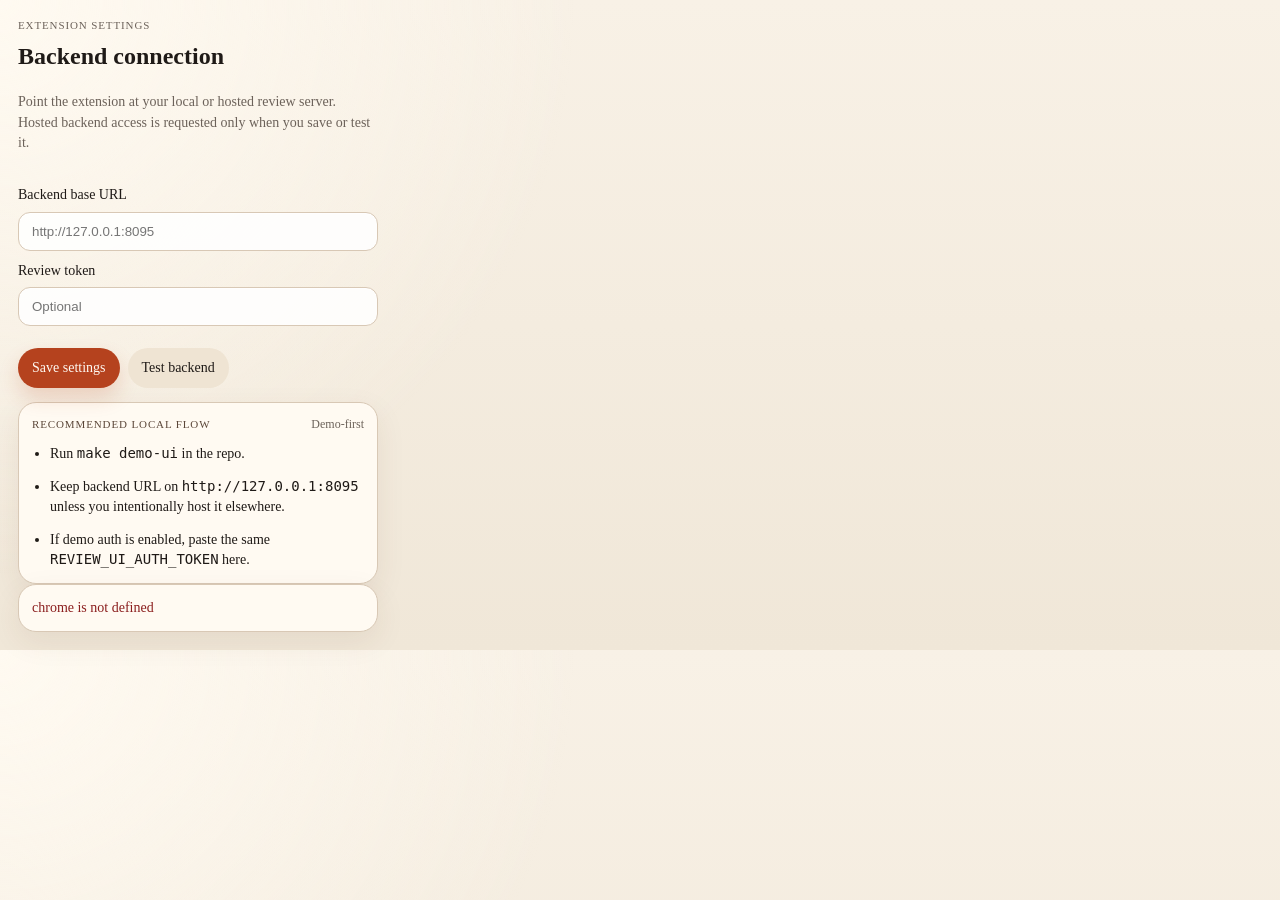
<file: extension/options.html>
<!doctype html>
<html lang="en">
  <head>
    <meta charset="utf-8">
    <meta name="viewport" content="width=device-width, initial-scale=1">
    <title>Lead Recovery Copilot Settings</title>
    <link rel="stylesheet" href="popup.css">
  </head>
  <body>
    <main class="app">
      <section class="hero">
        <div class="eyebrow">Extension settings</div>
        <h1>Backend connection</h1>
        <p class="muted">Point the extension at your local or hosted review server. Hosted backend access is requested only when you save or test it.</p>
      </section>
      <section class="controls">
        <label class="field">
          <span>Backend base URL</span>
          <input id="backendBaseUrl" type="url" placeholder="http://127.0.0.1:8095">
        </label>
        <label class="field">
          <span>Review token</span>
          <input id="reviewToken" type="password" placeholder="Optional">
        </label>
        <div class="button-row">
          <button id="saveButton" class="primary">Save settings</button>
          <button id="testButton" class="secondary">Test backend</button>
        </div>
      </section>
      <section class="list-block compact-block">
        <div class="block-head">
          <div class="label label-strong">Recommended local flow</div>
          <div class="block-meta">Demo-first</div>
        </div>
        <ul class="list">
          <li>Run <code>make demo-ui</code> in the repo.</li>
          <li>Keep backend URL on <code>http://127.0.0.1:8095</code> unless you intentionally host it elsewhere.</li>
          <li>If demo auth is enabled, paste the same <code>REVIEW_UI_AUTH_TOKEN</code> here.</li>
        </ul>
      </section>
      <section id="statusBox" class="status muted">Ready to save or test.</section>
    </main>
    <script src="options.js"></script>
  </body>
</html>
</file>
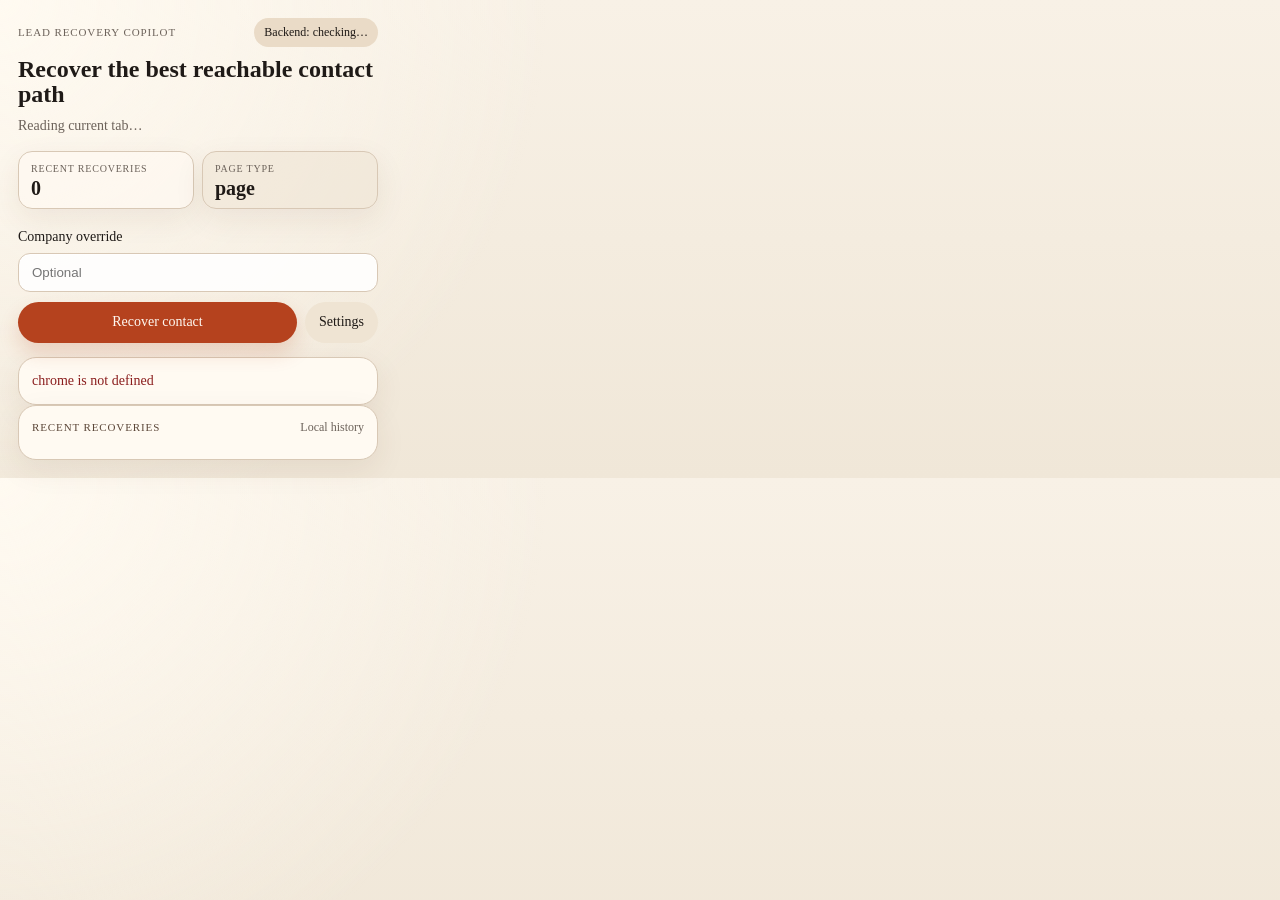
<file: extension/popup.html>
<!doctype html>
<html lang="en">
  <head>
    <meta charset="utf-8">
    <meta name="viewport" content="width=device-width, initial-scale=1">
    <title>Lead Recovery Copilot</title>
    <link rel="stylesheet" href="popup.css">
  </head>
  <body>
    <main class="app">
      <section class="hero">
        <div class="eyebrow-row">
          <div class="eyebrow">Lead Recovery Copilot</div>
          <div id="backendStatus" class="pill">Backend: checking…</div>
        </div>
        <h1>Recover the best reachable contact path</h1>
        <p id="contextLine" class="muted hero-copy">Reading current tab…</p>
      </section>

      <section class="hero-metrics">
        <div id="usageHint" class="metric-tile">
          <span class="metric-label">Recent recoveries</span>
          <span id="usageCount" class="metric-value">0</span>
        </div>
        <div id="pageTypeTile" class="metric-tile subtle">
          <span class="metric-label">Page type</span>
          <span id="pageTypeValue" class="metric-value">page</span>
        </div>
      </section>

      <section class="controls">
        <label class="field">
          <span>Company override</span>
          <input id="companyInput" type="text" placeholder="Optional">
        </label>
        <label id="demoControls" class="field hidden">
          <span>Demo-safe result</span>
          <select id="demoScenario">
            <option value="ready">Ready · DeepL</option>
            <option value="review_required">Review required · Mistral AI</option>
            <option value="blocked">Blocked · Unknown Co</option>
          </select>
        </label>
        <div class="button-row controls-row">
          <button id="recoverButton" class="primary strong">Recover contact</button>
          <button id="optionsButton" class="secondary">Settings</button>
        </div>
      </section>

      <section id="statusBox" class="status muted">Ready to recover.</section>

      <section id="resultBox" class="result hidden">
        <div class="result-head">
          <div class="result-title">
            <h2 id="companyName">—</h2>
            <p id="resultSubline" class="meta">No contact path recovered yet.</p>
          </div>
          <span id="reviewBadge" class="badge">—</span>
        </div>
        <p id="summaryText" class="summary"></p>

        <div class="grid review-grid">
          <div class="card">
            <div class="label label-strong">Next step</div>
            <div id="nextStepValue" class="value">—</div>
            <div id="reviewReasonMeta" class="meta"></div>
          </div>
          <div class="card">
            <div class="label label-strong">Detected context</div>
            <div id="contextDomainValue" class="value">—</div>
            <div id="contextMeta" class="meta"></div>
          </div>
        </div>

        <div class="signal-strip">
          <div class="signal-chip">
            <span class="signal-label">Entity</span>
            <span id="entityConfidenceValue" class="signal-value">n/a</span>
          </div>
          <div class="signal-chip">
            <span class="signal-label">Contact</span>
            <span id="contactConfidenceValue" class="signal-value">n/a</span>
          </div>
          <div class="signal-chip">
            <span class="signal-label">Official site</span>
            <span id="siteConfidenceValue" class="signal-value">n/a</span>
          </div>
        </div>

        <div class="grid">
          <div class="card accent-card">
            <div class="label label-strong">Best contact path</div>
            <div id="bestContactValue" class="value">—</div>
            <div id="bestContactMeta" class="meta"></div>
            <div class="button-row">
              <button id="copyBestButton" class="ghost">Copy</button>
              <button id="openBestButton" class="ghost">Open</button>
            </div>
          </div>
          <div class="card">
            <div class="label label-strong">Best verified email</div>
            <div id="bestEmailValue" class="value">—</div>
            <div id="bestEmailMeta" class="meta"></div>
            <div class="button-row">
              <button id="copyBestEmailButton" class="ghost">Copy email</button>
            </div>
          </div>
        </div>

        <div class="grid">
          <div class="card">
            <div class="label label-strong">Primary site</div>
            <div id="domainValue" class="value">—</div>
            <div id="confidenceMeta" class="meta"></div>
            <div class="button-row">
              <button id="openSiteButton" class="ghost">Open site</button>
              <button id="copySummaryButton" class="ghost">Copy summary</button>
            </div>
          </div>
        </div>

        <div class="list-block">
          <div class="block-head">
            <div class="label label-strong">Verified contacts</div>
            <div id="verifiedCount" class="block-meta">0</div>
          </div>
          <ul id="verifiedList" class="list"></ul>
        </div>

        <div class="list-block">
          <div class="block-head">
            <div class="label label-strong">Unverified candidates</div>
            <div class="block-actions">
              <div id="contactsCount" class="block-meta">0</div>
              <button id="toggleCandidatesButton" class="ghost compact">Show candidates</button>
            </div>
          </div>
          <ul id="contactsList" class="list hidden"></ul>
        </div>

        <div class="list-block">
          <div class="block-head">
            <div class="label label-strong">Rejected noise</div>
            <div id="rejectedCount" class="block-meta">0</div>
          </div>
          <ul id="rejectedList" class="list"></ul>
        </div>

        <div class="list-block">
          <div class="block-head">
            <div class="label label-strong">Warnings</div>
            <div id="warningsCount" class="block-meta">0</div>
          </div>
          <ul id="warningsList" class="list"></ul>
        </div>

        <div id="draftBlock" class="list-block hidden">
          <div class="block-head">
            <div class="label label-strong">Draft opener</div>
            <div class="block-meta">Outreach-ready</div>
          </div>
          <div class="draft-stack">
            <div>
              <div class="label">Subject</div>
              <div id="draftSubjectValue" class="draft-copy">—</div>
            </div>
            <div>
              <div class="label">Body</div>
              <div id="draftBodyValue" class="draft-copy multiline">—</div>
            </div>
          </div>
          <div class="button-row">
            <button id="copyDraftSubjectButton" class="ghost">Copy subject</button>
            <button id="copyDraftBodyButton" class="ghost">Copy body</button>
          </div>
        </div>

      </section>

      <section class="list-block">
        <div class="block-head">
          <div class="label label-strong">Recent recoveries</div>
          <div class="block-meta">Local history</div>
        </div>
        <ul id="recentList" class="list"></ul>
      </section>
    </main>
    <script src="popup.js"></script>
  </body>
  </html>
</file>
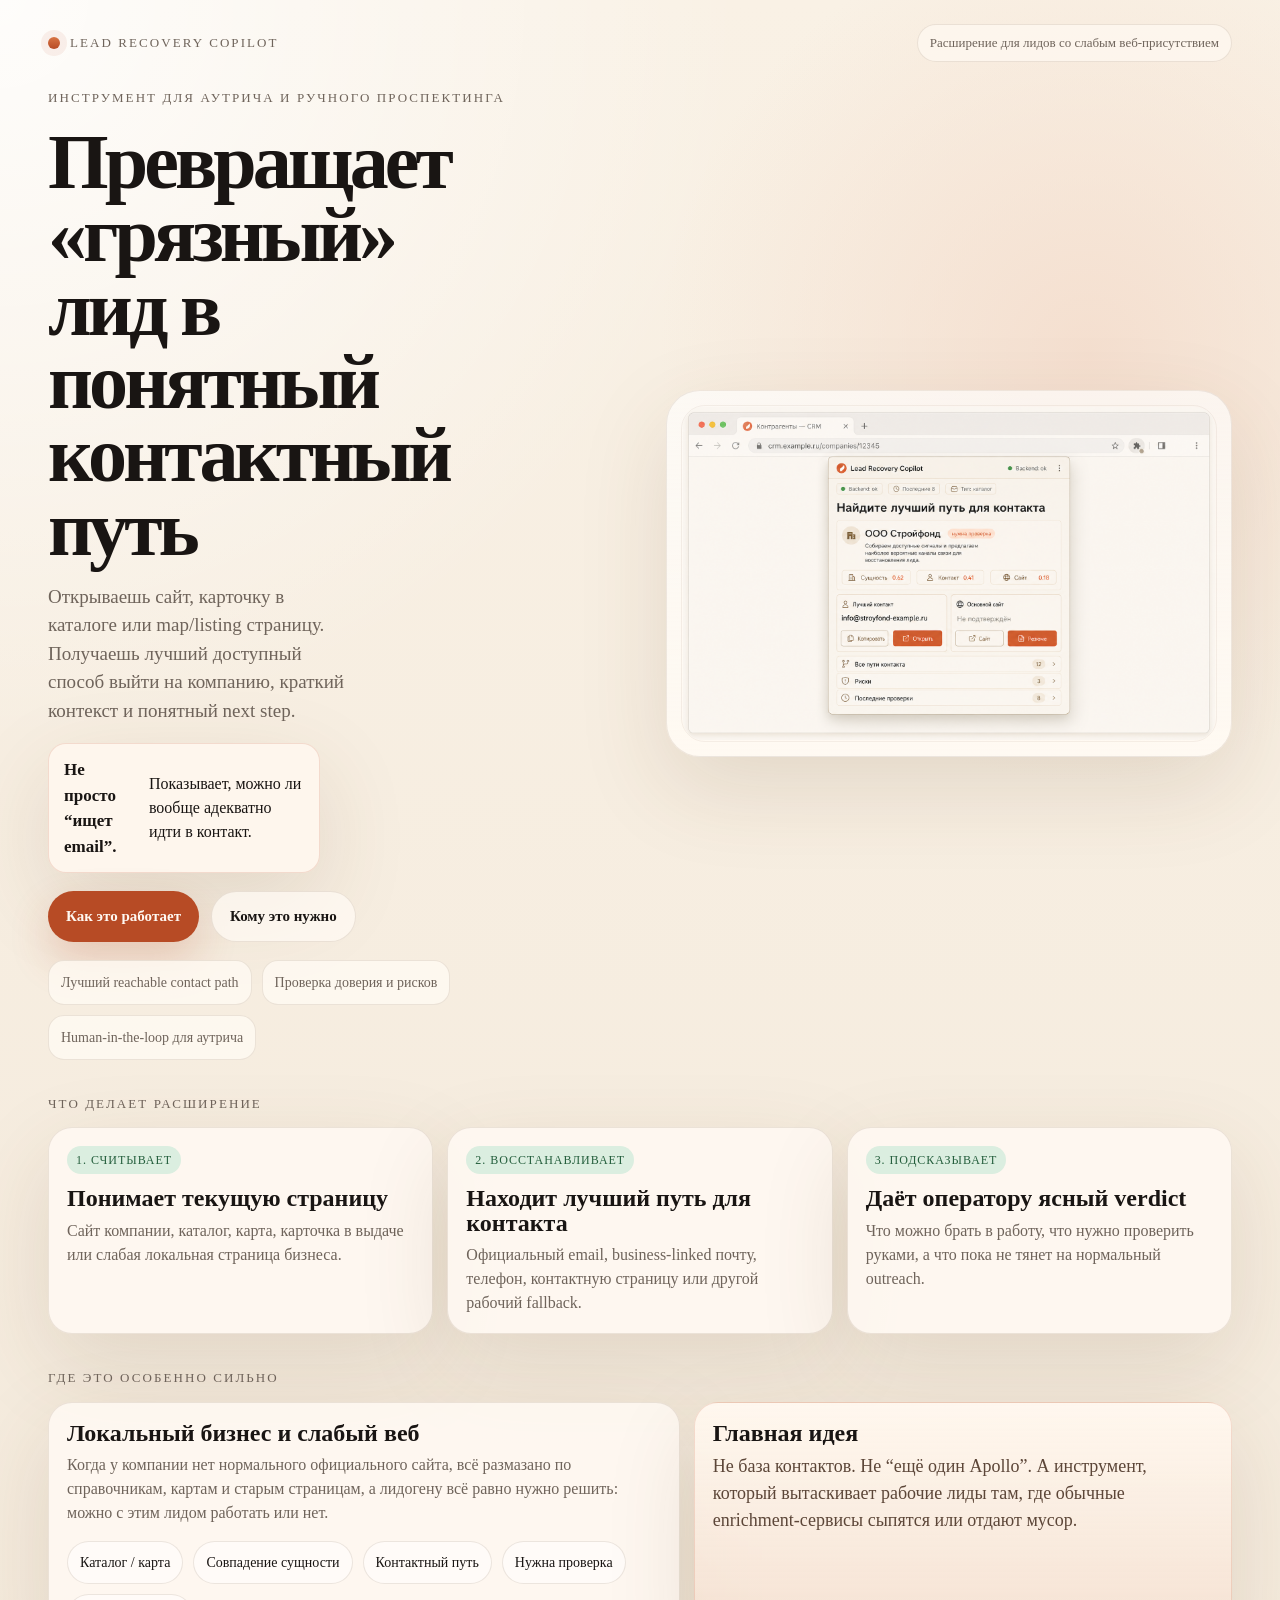
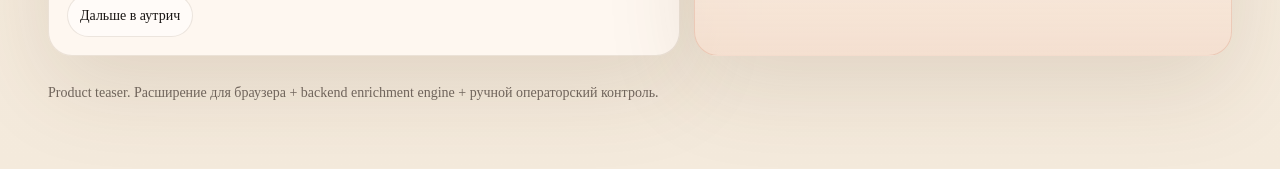
<file: ui/teaser.html>
<!doctype html>
<html lang="ru">
  <head>
    <meta charset="utf-8">
    <meta name="viewport" content="width=device-width, initial-scale=1">
    <title>Lead Recovery Copilot</title>
    <style>
      :root {
        --bg: #f4eadc;
        --panel: rgba(255, 250, 243, 0.84);
        --panel-strong: rgba(255, 248, 239, 0.96);
        --ink: #191513;
        --muted: #6f645b;
        --line: rgba(122, 91, 66, 0.14);
        --accent: #b74b25;
        --accent-dark: #8f3719;
        --accent-soft: #f4ddcd;
        --ok: #255f3d;
        --warn: #996014;
        --shadow: 0 30px 90px rgba(89, 58, 34, 0.13);
      }

      * {
        box-sizing: border-box;
      }

      body {
        margin: 0;
        font: 16px/1.5 Georgia, "Times New Roman", serif;
        color: var(--ink);
        background:
          radial-gradient(circle at top left, rgba(255,255,255,0.85) 0%, transparent 34%),
          radial-gradient(circle at 85% 20%, rgba(244,221,205,0.9) 0%, transparent 24%),
          linear-gradient(180deg, #f9f1e5 0%, var(--bg) 100%);
      }

      .shell {
        max-width: 1220px;
        margin: 0 auto;
        padding: 24px 18px 52px;
      }

      .nav {
        display: flex;
        align-items: center;
        justify-content: space-between;
        gap: 16px;
        margin-bottom: 26px;
      }

      .brand {
        display: inline-flex;
        align-items: center;
        gap: 10px;
        font-size: 13px;
        text-transform: uppercase;
        letter-spacing: 0.16em;
        color: var(--muted);
      }

      .brand-mark {
        width: 12px;
        height: 12px;
        border-radius: 999px;
        background: linear-gradient(180deg, #d87444 0%, var(--accent) 100%);
        box-shadow: 0 0 0 7px rgba(183, 75, 37, 0.08);
      }

      .nav-chip {
        border: 1px solid var(--line);
        background: rgba(255, 250, 243, 0.7);
        border-radius: 999px;
        padding: 8px 12px;
        color: var(--muted);
        font-size: 13px;
      }

      .hero {
        display: grid;
        grid-template-columns: minmax(0, 1.02fr) minmax(320px, 0.98fr);
        gap: 28px;
        align-items: center;
      }

      .copy {
        display: grid;
        gap: 18px;
      }

      .eyebrow {
        font-size: 13px;
        text-transform: uppercase;
        letter-spacing: 0.16em;
        color: var(--muted);
      }

      h1 {
        margin: 0;
        font-size: clamp(42px, 7vw, 78px);
        line-height: 0.94;
        letter-spacing: -0.05em;
        max-width: 10ch;
      }

      .sub {
        margin: 0;
        max-width: 32ch;
        color: var(--muted);
        font-size: 19px;
      }

      .punch {
        display: inline-flex;
        align-items: center;
        gap: 10px;
        border: 1px solid rgba(183, 75, 37, 0.16);
        background: rgba(255, 248, 239, 0.82);
        border-radius: 18px;
        padding: 13px 15px;
        box-shadow: var(--shadow);
        max-width: 34ch;
      }

      .punch strong {
        font-size: 17px;
      }

      .cta-row {
        display: flex;
        gap: 12px;
        flex-wrap: wrap;
      }

      .button {
        display: inline-flex;
        align-items: center;
        justify-content: center;
        border-radius: 999px;
        padding: 13px 18px;
        text-decoration: none;
        font-weight: 700;
        font-size: 15px;
      }

      .button.primary {
        background: var(--accent);
        color: #fff8f2;
        box-shadow: 0 18px 40px rgba(183, 75, 37, 0.22);
      }

      .button.secondary {
        border: 1px solid var(--line);
        background: rgba(255, 250, 243, 0.76);
        color: var(--ink);
      }

      .proof-row {
        display: flex;
        gap: 10px;
        flex-wrap: wrap;
      }

      .proof {
        border: 1px solid var(--line);
        background: rgba(255, 250, 243, 0.8);
        border-radius: 16px;
        padding: 11px 12px;
        color: var(--muted);
        font-size: 14px;
      }

      .device {
        position: relative;
        padding: 16px;
        border-radius: 34px;
        background: linear-gradient(180deg, rgba(255,255,255,0.62) 0%, rgba(255,250,243,0.92) 100%);
        border: 1px solid rgba(123, 89, 65, 0.12);
        box-shadow: var(--shadow);
        overflow: hidden;
      }

      .device::before {
        content: "";
        position: absolute;
        inset: 14px;
        border-radius: 24px;
        border: 1px solid rgba(123, 89, 65, 0.08);
        pointer-events: none;
      }

      .device img {
        display: block;
        width: 100%;
        height: auto;
        border-radius: 20px;
        position: relative;
        z-index: 1;
      }

      .section {
        margin-top: 34px;
        display: grid;
        gap: 14px;
      }

      .section-title {
        font-size: 13px;
        text-transform: uppercase;
        letter-spacing: 0.16em;
        color: var(--muted);
      }

      .grid {
        display: grid;
        grid-template-columns: repeat(3, minmax(0, 1fr));
        gap: 14px;
      }

      .card {
        border: 1px solid var(--line);
        background: var(--panel);
        border-radius: 24px;
        padding: 18px;
        box-shadow: var(--shadow);
      }

      .card h3,
      .usecase h3 {
        margin: 0 0 8px;
        font-size: 24px;
        line-height: 1.02;
      }

      .card p,
      .usecase p {
        margin: 0;
        color: var(--muted);
      }

      .pill {
        display: inline-flex;
        margin-bottom: 12px;
        border-radius: 999px;
        padding: 5px 9px;
        background: #dbeee0;
        color: var(--ok);
        font-size: 12px;
        text-transform: uppercase;
        letter-spacing: 0.08em;
      }

      .usecase {
        display: grid;
        grid-template-columns: 1.08fr 0.92fr;
        gap: 14px;
      }

      .journey {
        display: flex;
        flex-wrap: wrap;
        gap: 10px;
        margin-top: 16px;
      }

      .step {
        border: 1px solid var(--line);
        background: rgba(255,255,255,0.5);
        border-radius: 999px;
        padding: 10px 12px;
        font-size: 14px;
      }

      .quote {
        border: 1px solid rgba(183, 75, 37, 0.16);
        background: linear-gradient(180deg, rgba(255,248,239,0.96) 0%, rgba(244,221,205,0.8) 100%);
      }

      .quote p {
        color: #5c4638;
        font-size: 18px;
      }

      .footer-note {
        margin-top: 26px;
        color: var(--muted);
        font-size: 14px;
      }

      @media (max-width: 940px) {
        .hero,
        .grid,
        .usecase {
          grid-template-columns: 1fr;
        }

        h1 {
          max-width: 11ch;
        }
      }

      @media (max-width: 560px) {
        .shell {
          padding: 18px 14px 36px;
        }

        .nav {
          align-items: flex-start;
          flex-direction: column;
          margin-bottom: 18px;
        }

        h1 {
          font-size: 42px;
          max-width: none;
        }

        .sub {
          font-size: 17px;
        }

        .card,
        .device {
          border-radius: 22px;
        }
      }
    </style>
  </head>
  <body>
    <main class="shell">
      <section class="nav">
        <div class="brand">
          <span class="brand-mark"></span>
          <span>Lead Recovery Copilot</span>
        </div>
        <div class="nav-chip">Расширение для лидов со слабым веб-присутствием</div>
      </section>

      <section class="hero">
        <div class="copy">
          <div class="eyebrow">Инструмент для аутрича и ручного проспектинга</div>
          <h1>Превращает «грязный» лид в понятный контактный путь</h1>
          <p class="sub">
            Открываешь сайт, карточку в каталоге или map/listing страницу. Получаешь лучший доступный способ выйти на компанию, краткий контекст и понятный next step.
          </p>
          <div class="punch">
            <strong>Не просто “ищет email”.</strong>
            <span>Показывает, можно ли вообще адекватно идти в контакт.</span>
          </div>
          <div class="cta-row">
            <a class="button primary" href="#demo">Как это работает</a>
            <a class="button secondary" href="#audience">Кому это нужно</a>
          </div>
          <div class="proof-row">
            <div class="proof">Лучший reachable contact path</div>
            <div class="proof">Проверка доверия и рисков</div>
            <div class="proof">Human-in-the-loop для аутрича</div>
          </div>
        </div>

        <div class="device">
          <img src="/assets/lead-recovery-copilot-popup-mockup.png" alt="Mockup расширения Lead Recovery Copilot">
        </div>
      </section>

      <section id="demo" class="section">
        <div class="section-title">Что делает расширение</div>
        <div class="grid">
          <article class="card">
            <div class="pill">1. Считывает</div>
            <h3>Понимает текущую страницу</h3>
            <p>Сайт компании, каталог, карта, карточка в выдаче или слабая локальная страница бизнеса.</p>
          </article>
          <article class="card">
            <div class="pill">2. Восстанавливает</div>
            <h3>Находит лучший путь для контакта</h3>
            <p>Официальный email, business-linked почту, телефон, контактную страницу или другой рабочий fallback.</p>
          </article>
          <article class="card">
            <div class="pill">3. Подсказывает</div>
            <h3>Даёт оператору ясный verdict</h3>
            <p>Что можно брать в работу, что нужно проверить руками, а что пока не тянет на нормальный outreach.</p>
          </article>
        </div>
      </section>

      <section id="audience" class="section">
        <div class="section-title">Где это особенно сильно</div>
        <div class="usecase">
          <article class="card">
            <h3>Локальный бизнес и слабый веб</h3>
            <p>
              Когда у компании нет нормального официального сайта, всё размазано по справочникам, картам и старым страницам, а лидогену всё равно нужно решить: можно с этим лидом работать или нет.
            </p>
            <div class="journey">
              <div class="step">Каталог / карта</div>
              <div class="step">Совпадение сущности</div>
              <div class="step">Контактный путь</div>
              <div class="step">Нужна проверка</div>
              <div class="step">Дальше в аутрич</div>
            </div>
          </article>
          <article class="card quote">
            <h3>Главная идея</h3>
            <p>
              Не база контактов. Не “ещё один Apollo”. А инструмент, который вытаскивает рабочие лиды там, где обычные enrichment-сервисы сыпятся или отдают мусор.
            </p>
          </article>
        </div>
      </section>

      <p class="footer-note">
        Product teaser. Расширение для браузера + backend enrichment engine + ручной операторский контроль.
      </p>
    </main>
  </body>
  </html>
</file>
<file: extension/popup.css>
:root {
  --bg: #f0e7d8;
  --panel: #fffaf2;
  --ink: #1f1a17;
  --muted: #6c625a;
  --line: #d8c8b5;
  --accent: #b5421e;
  --accent-dark: #8d3418;
  --accent-soft: #f6dfcf;
  --ok: #1d6b40;
  --warn: #9c5b00;
  --block: #8b1e1e;
  --shadow: 0 10px 30px rgba(92, 57, 27, 0.08);
}

* {
  box-sizing: border-box;
}

body {
  margin: 0;
  font: 14px/1.45 Georgia, "Times New Roman", serif;
  background:
    radial-gradient(circle at top left, #fffaf1, transparent 40%),
    linear-gradient(180deg, #f8f1e6 0%, var(--bg) 100%);
  color: var(--ink);
}

.app {
  width: 396px;
  padding: 18px;
}

.hero h1,
.result-head h2 {
  margin: 0;
  font-size: 24px;
  line-height: 1.02;
}

.hero {
  display: grid;
  gap: 10px;
}

.hero-copy {
  margin: 0;
  max-width: 32ch;
}

.eyebrow-row {
  display: flex;
  justify-content: space-between;
  align-items: center;
  gap: 10px;
}

.eyebrow,
.label {
  text-transform: uppercase;
  letter-spacing: 0.08em;
  font-size: 11px;
  color: var(--muted);
}

.muted,
.meta {
  color: var(--muted);
}

.controls {
  display: grid;
  gap: 10px;
  margin: 18px 0 14px;
}

.hero-metrics {
  display: grid;
  grid-template-columns: 1fr 1fr;
  gap: 8px;
  margin-top: 14px;
}

.pill {
  border-radius: 999px;
  padding: 6px 10px;
  background: #eadbc7;
  font-size: 12px;
  white-space: nowrap;
}

.pill.subtle {
  background: #efe4d3;
  color: var(--muted);
}

.pill.ok {
  background: #d9efde;
  color: var(--ok);
}

.pill.error {
  background: #f2d6d6;
  color: var(--block);
}

.metric-tile {
  display: grid;
  gap: 2px;
  border: 1px solid var(--line);
  background: rgba(255, 250, 242, 0.7);
  border-radius: 14px;
  padding: 10px 12px;
  box-shadow: var(--shadow);
}

.metric-tile.subtle {
  background: rgba(239, 228, 211, 0.55);
}

.metric-label {
  text-transform: uppercase;
  letter-spacing: 0.08em;
  font-size: 10px;
  color: var(--muted);
}

.metric-value {
  font-size: 20px;
  font-weight: 700;
  line-height: 1;
}

.field {
  display: grid;
  gap: 6px;
}

input {
  width: 100%;
  border: 1px solid var(--line);
  background: rgba(255, 255, 255, 0.88);
  border-radius: 12px;
  padding: 11px 13px;
  color: var(--ink);
  box-shadow: inset 0 1px 0 rgba(255, 255, 255, 0.8);
}

select {
  width: 100%;
  border: 1px solid var(--line);
  border-radius: 12px;
  padding: 10px 12px;
  background: #fffdf8;
  color: var(--ink);
  font: inherit;
}

button {
  border: 0;
  border-radius: 999px;
  padding: 10px 14px;
  cursor: pointer;
  font: inherit;
}

button:disabled {
  opacity: 0.6;
  cursor: not-allowed;
}

button.primary {
  background: var(--accent);
  color: #fff9f2;
  box-shadow: 0 10px 20px rgba(181, 66, 30, 0.18);
}

button.primary:hover {
  background: var(--accent-dark);
}

.strong {
  flex: 1 1 auto;
}

button.secondary,
button.ghost {
  background: #efe4d3;
  color: var(--ink);
}

.status,
.card,
.list-block {
  border: 1px solid var(--line);
  background: var(--panel);
  border-radius: 18px;
  padding: 13px;
  box-shadow: var(--shadow);
}

.status.ok {
  color: var(--ok);
}

.status.error {
  color: var(--block);
}

.status.warning {
  color: var(--warn);
}

.result {
  display: grid;
  gap: 13px;
  margin-top: 4px;
}

.result-head {
  display: flex;
  align-items: flex-start;
  justify-content: space-between;
  gap: 8px;
}

.result-title {
  display: grid;
  gap: 4px;
}

.summary {
  margin: 0;
  font-size: 14px;
  line-height: 1.5;
}

.badge {
  border-radius: 999px;
  padding: 5px 9px;
  font-size: 11px;
  text-transform: uppercase;
  letter-spacing: 0.08em;
  background: #eadbc7;
  white-space: nowrap;
}

.badge.ready {
  background: #d9efde;
  color: var(--ok);
}

.badge.review_required {
  background: #f8e6bf;
  color: var(--warn);
}

.badge.blocked {
  background: #f2d6d6;
  color: var(--block);
}

.list {
  display: grid;
  gap: 8px;
  padding-left: 18px;
}

.list li {
  line-height: 1.4;
}

.grid {
  display: grid;
  grid-template-columns: 1fr 1fr;
  gap: 12px;
}

.review-grid {
  margin-top: 2px;
}

.accent-card {
  background: linear-gradient(180deg, #fff8ef 0%, var(--accent-soft) 100%);
}

.signal-strip {
  display: grid;
  grid-template-columns: repeat(3, 1fr);
  gap: 8px;
}

.signal-chip {
  border: 1px solid var(--line);
  border-radius: 14px;
  padding: 10px;
  background: rgba(255, 255, 255, 0.62);
}

.signal-label {
  display: block;
  text-transform: uppercase;
  letter-spacing: 0.08em;
  font-size: 10px;
  color: var(--muted);
  margin-bottom: 4px;
}

.signal-value {
  font-weight: 700;
}

.value {
  margin: 8px 0 6px;
  font-weight: 700;
  word-break: break-word;
  font-size: 16px;
  line-height: 1.2;
}

.button-row {
  display: flex;
  gap: 8px;
  flex-wrap: wrap;
  margin-top: 12px;
}

.controls-row {
  margin-top: 0;
}

.label-strong {
  color: #5b4638;
}

.block-head {
  display: flex;
  align-items: baseline;
  justify-content: space-between;
  gap: 10px;
}

.block-meta {
  font-size: 12px;
  color: var(--muted);
}

.block-actions {
  display: flex;
  align-items: center;
  gap: 8px;
}

button.compact {
  padding: 6px 10px;
  font-size: 12px;
}

.list {
  margin: 10px 0 0;
  padding-left: 18px;
}

.list li + li {
  margin-top: 6px;
}

.compact-block {
  margin-top: 14px;
}

.draft-stack {
  display: grid;
  gap: 10px;
  margin-top: 10px;
}

.draft-copy {
  margin-top: 6px;
  color: var(--ink);
  font-size: 13px;
  line-height: 1.45;
}

.draft-copy.multiline {
  white-space: pre-wrap;
}

.hidden {
  display: none;
}

.recent-entry {
  display: flex;
  align-items: flex-start;
  justify-content: space-between;
  gap: 8px;
}

.recent-copy {
  min-width: 0;
  overflow-wrap: anywhere;
}

.recent-actions {
  display: flex;
  flex: 0 0 auto;
  gap: 5px;
}

.recent-actions button {
  padding: 4px 8px;
  font-size: 11px;
}
</file>
